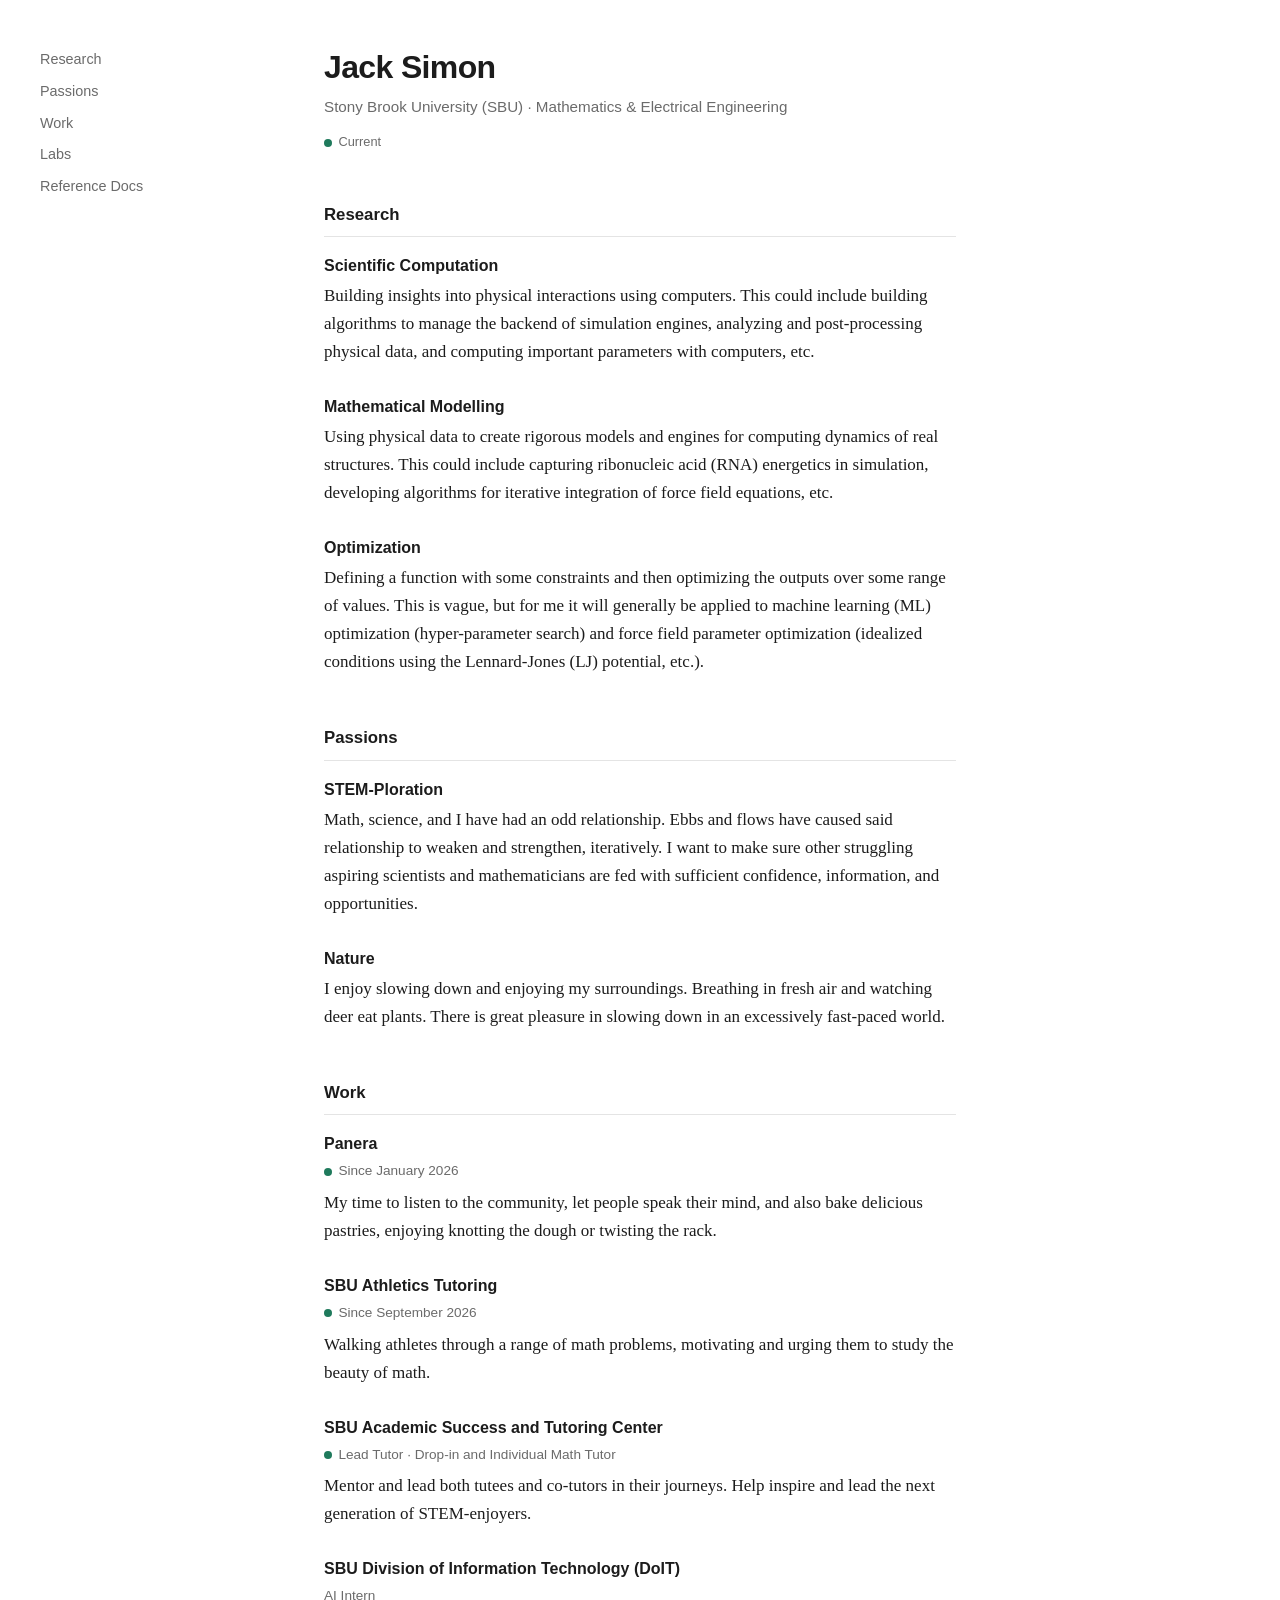
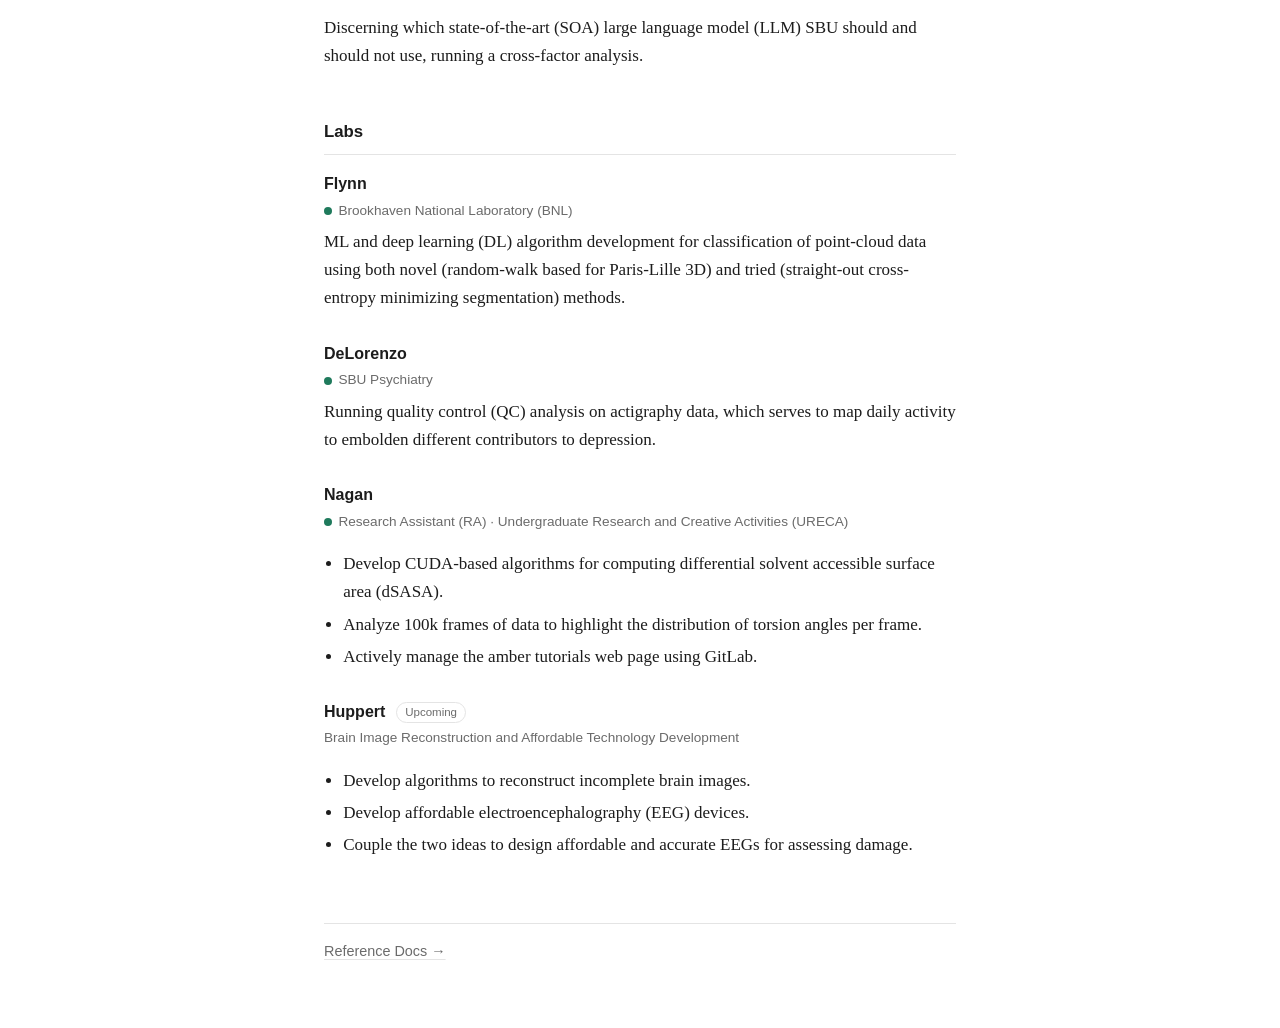
<file: index.html>
<!DOCTYPE html>
<html lang="en">
<head>
<meta charset="UTF-8">
<meta name="viewport" content="width=device-width, initial-scale=1">
<title>Jack Simon</title>
<link rel="stylesheet" href="style.css">
</head>
<body>

<nav class="side"><a href="#research">Research</a><a href="#passions">Passions</a><a href="#work">Work</a><a href="#labs">Labs</a><a href="ref.html">Reference Docs</a></nav>

<header>
  <h1>Jack Simon</h1>
  <p class="tag">Stony Brook University (SBU) &middot; Mathematics &amp; Electrical Engineering</p>
  <p class="legend"><span class="dot" title="Current"></span>Current</p>
</header>

<main>

<section id="research">
  <h2>Research</h2>

  <div class="item">
    <h3>Scientific Computation</h3>
    <p>Building insights into physical interactions using computers. This could include building algorithms to manage the backend of simulation engines, analyzing and post-processing physical data, and computing important parameters with computers, etc.</p>
  </div>

  <div class="item">
    <h3>Mathematical Modelling</h3>
    <p>Using physical data to create rigorous models and engines for computing dynamics of real structures. This could include capturing ribonucleic acid (RNA) energetics in simulation, developing algorithms for iterative integration of force field equations, etc.</p>
  </div>

  <div class="item">
    <h3>Optimization</h3>
    <p>Defining a function with some constraints and then optimizing the outputs over some range of values. This is vague, but for me it will generally be applied to machine learning (ML) optimization (hyper-parameter search) and force field parameter optimization (idealized conditions using the Lennard-Jones (LJ) potential, etc.).</p>
  </div>
</section>

<section id="passions">
  <h2>Passions</h2>
  <div class="item">
    <h3>STEM-Ploration</h3>
    <p>Math, science, and I have had an odd relationship. Ebbs and flows have caused said relationship to weaken and strengthen, iteratively. I want to make sure other struggling aspiring scientists and mathematicians are fed with sufficient confidence, information, and opportunities.</p>
  </div>
  <div class="item">
    <h3>Nature</h3>
    <p>I enjoy slowing down and enjoying my surroundings. Breathing in fresh air and watching deer eat plants. There is great pleasure in slowing down in an excessively fast-paced world.</p>
  </div>
</section>

<section id="work">
  <h2>Work</h2>

  <div class="item">
    <h3>Panera</h3>
    <div class="meta"><span class="dot" title="Current"></span>Since January 2026</div>
    <p>My time to listen to the community, let people speak their mind, and also bake delicious pastries, enjoying knotting the dough or twisting the rack.</p>
  </div>

  <div class="item">
    <h3>SBU Athletics Tutoring</h3>
    <div class="meta"><span class="dot" title="Current"></span>Since September 2026</div>
    <p>Walking athletes through a range of math problems, motivating and urging them to study the beauty of math.</p>
  </div>

  <div class="item">
    <h3>SBU Academic Success and Tutoring Center</h3>
    <div class="meta"><span class="dot" title="Current"></span>Lead Tutor &middot; Drop-in and Individual Math Tutor</div>
    <p>Mentor and lead both tutees and co-tutors in their journeys. Help inspire and lead the next generation of STEM-enjoyers.</p>
  </div>

  <div class="item">
    <h3>SBU Division of Information Technology (DoIT)</h3>
    <div class="meta">AI Intern</div>
    <p>Discerning which state-of-the-art (SOA) large language model (LLM) SBU should and should not use, running a cross-factor analysis.</p>
  </div>
</section>

<section id="labs">
  <h2>Labs</h2>

  <div class="item">
    <h3>Flynn</h3>
    <div class="meta"><span class="dot" title="Current"></span>Brookhaven National Laboratory (BNL)</div>
    <p>ML and deep learning (DL) algorithm development for classification of point-cloud data using both novel (random-walk based for Paris-Lille 3D) and tried (straight-out cross-entropy minimizing segmentation) methods.</p>
  </div>

  <div class="item">
    <h3>DeLorenzo</h3>
    <div class="meta"><span class="dot" title="Current"></span>SBU Psychiatry</div>
    <p>Running quality control (QC) analysis on actigraphy data, which serves to map daily activity to embolden different contributors to depression.</p>
  </div>

  <div class="item">
    <h3>Nagan</h3>
    <div class="meta"><span class="dot" title="Current"></span>Research Assistant (RA) &middot; Undergraduate Research and Creative Activities (URECA)</div>
    <ul>
      <li>Develop CUDA-based algorithms for computing differential solvent accessible surface area (dSASA).</li>
      <li>Analyze 100k frames of data to highlight the distribution of torsion angles per frame.</li>
      <li>Actively manage the amber tutorials web page using GitLab.</li>
    </ul>
  </div>

  <div class="item">
    <h3>Huppert <span class="pill">Upcoming</span></h3>
    <div class="meta">Brain Image Reconstruction and Affordable Technology Development</div>
    <ul>
      <li>Develop algorithms to reconstruct incomplete brain images.</li>
      <li>Develop affordable electroencephalography (EEG) devices.</li>
      <li>Couple the two ideas to design affordable and accurate EEGs for assessing damage.</li>
    </ul>
  </div>
</section>

</main>

<footer><a href="ref.html">Reference Docs &rarr;</a></footer>

</body>
</html>
</file>
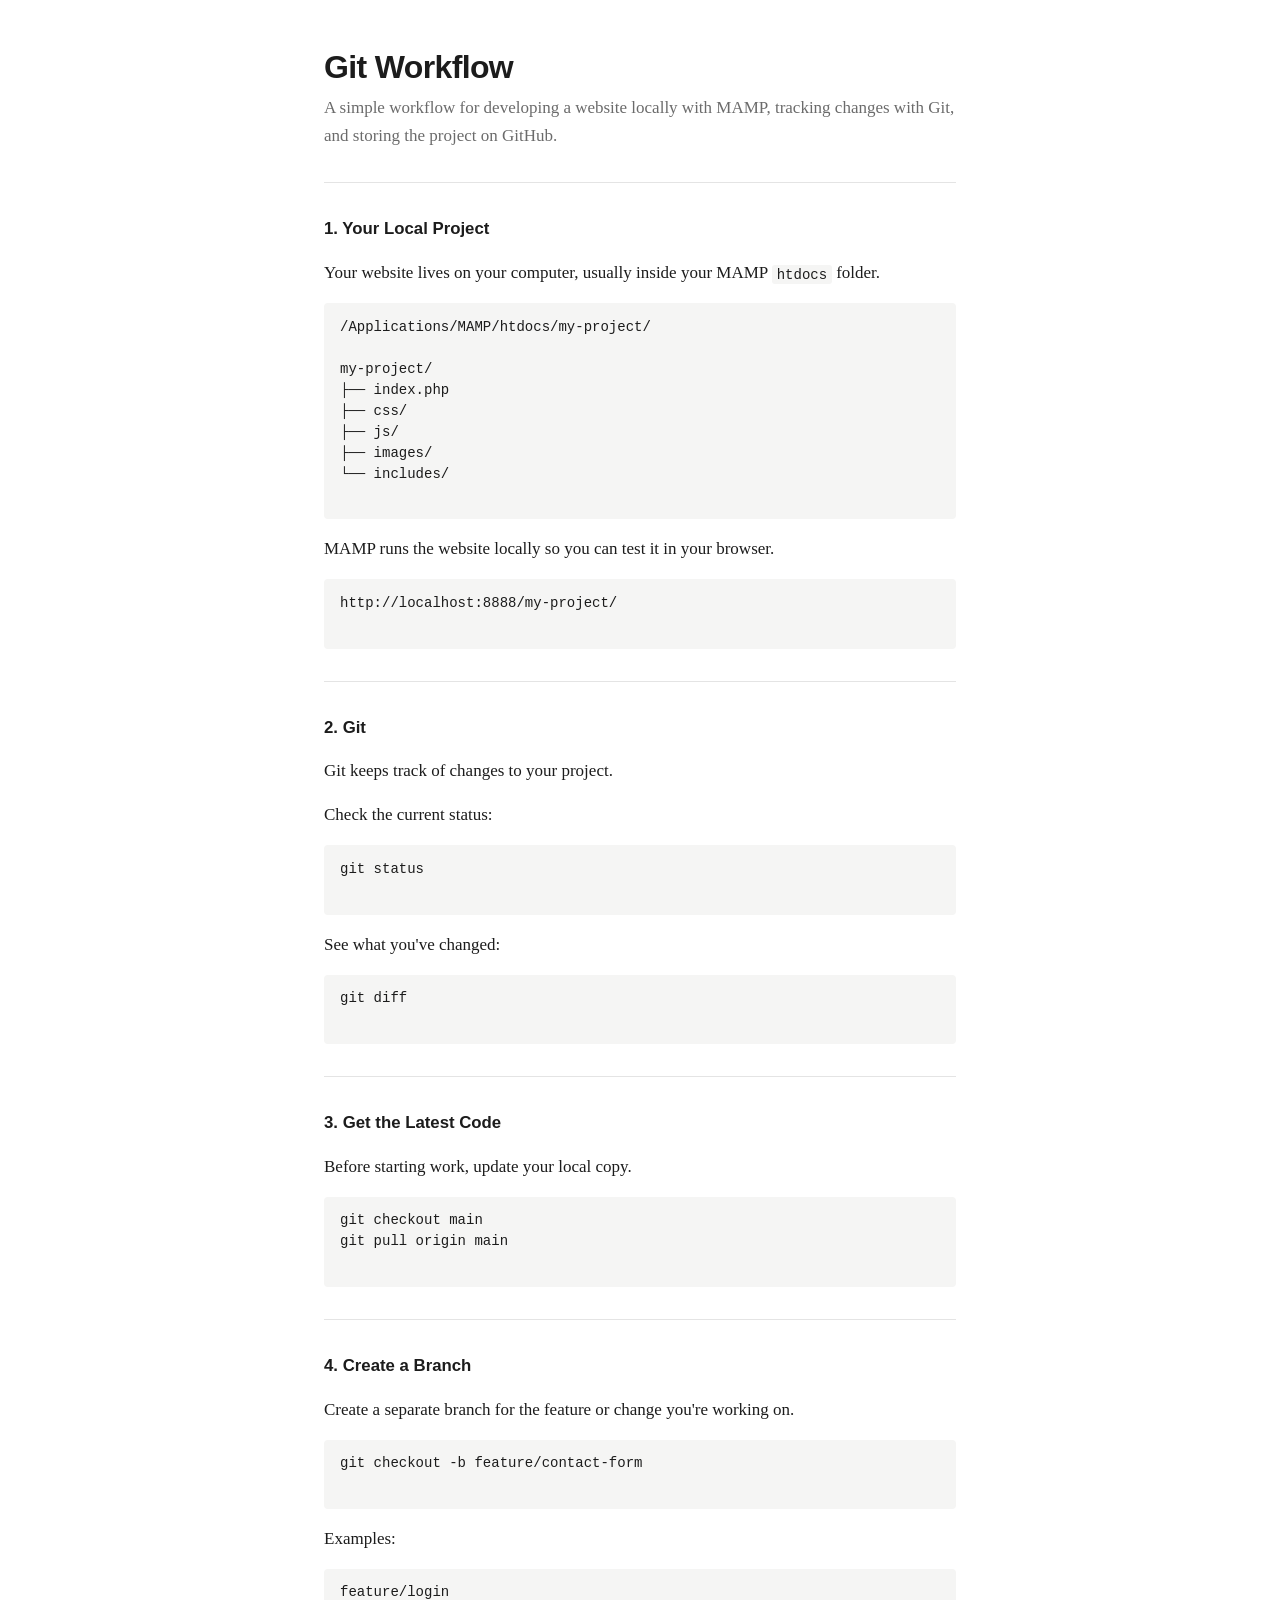
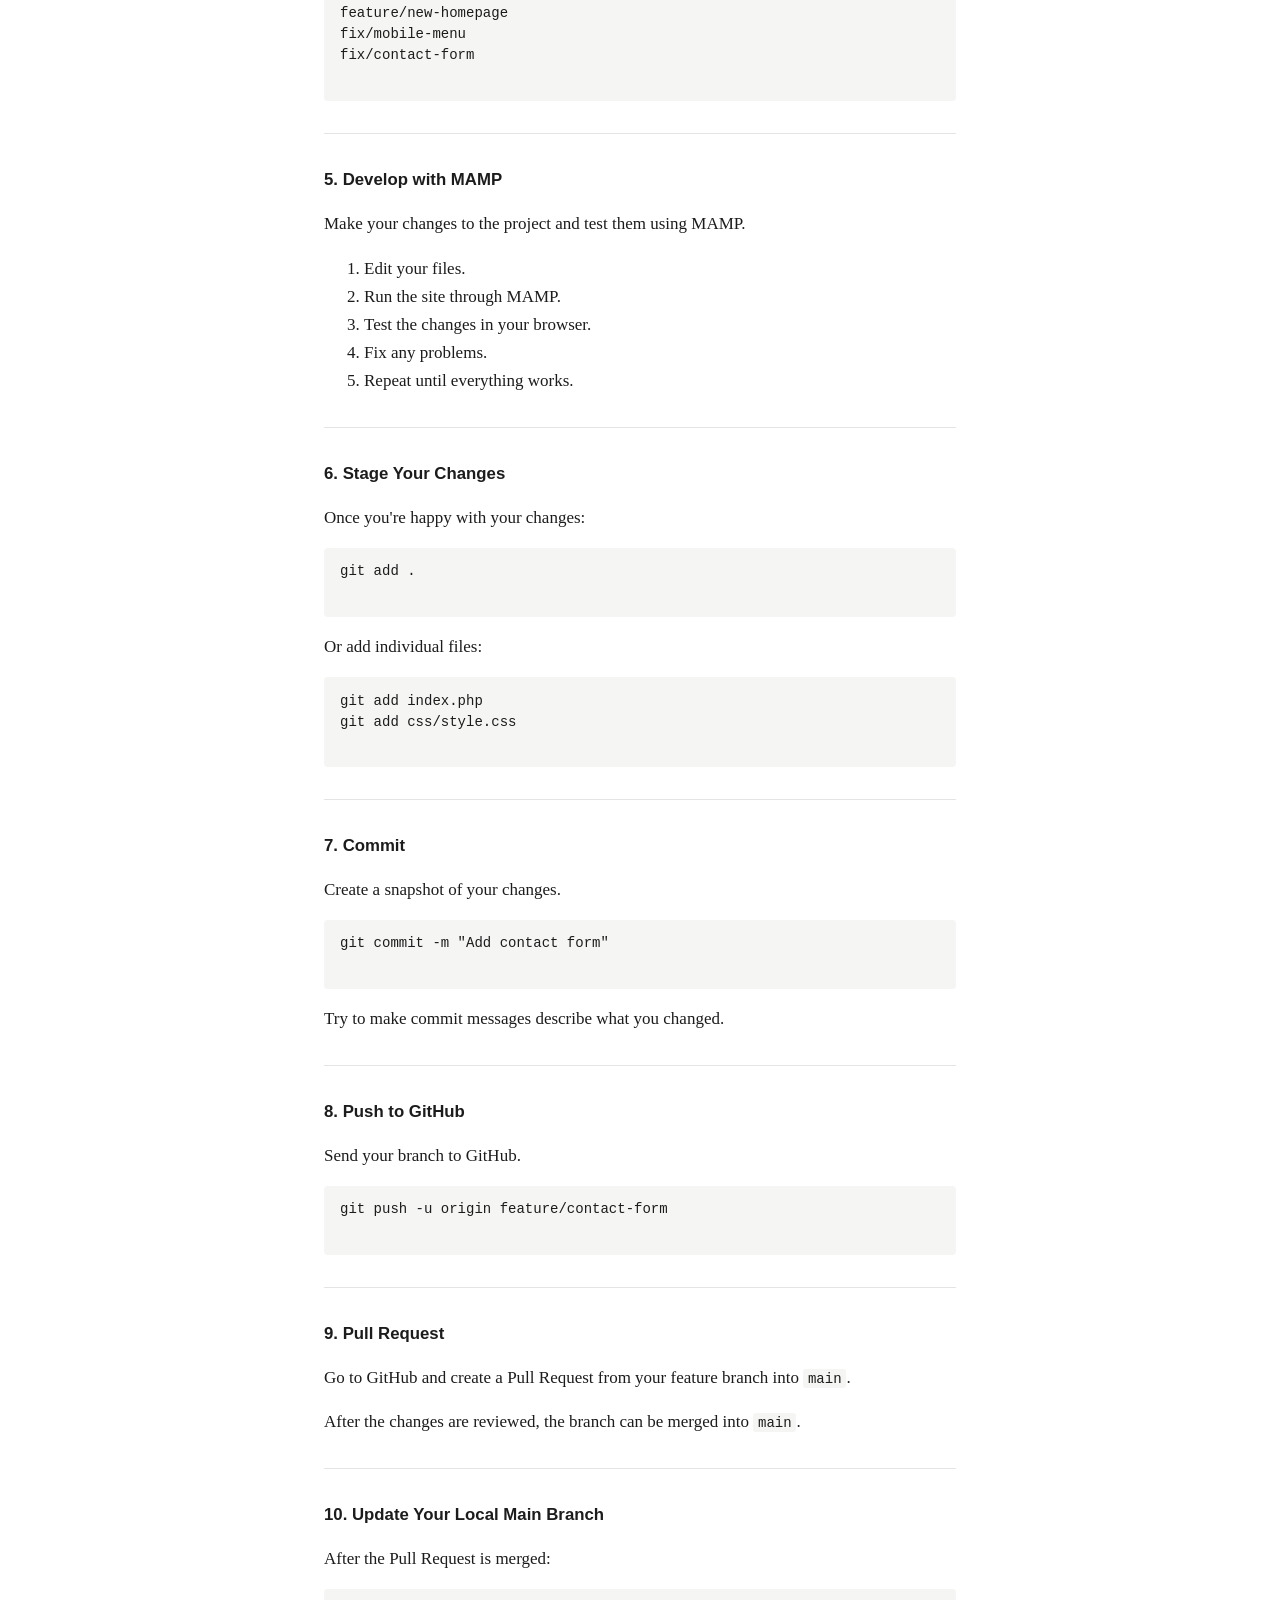
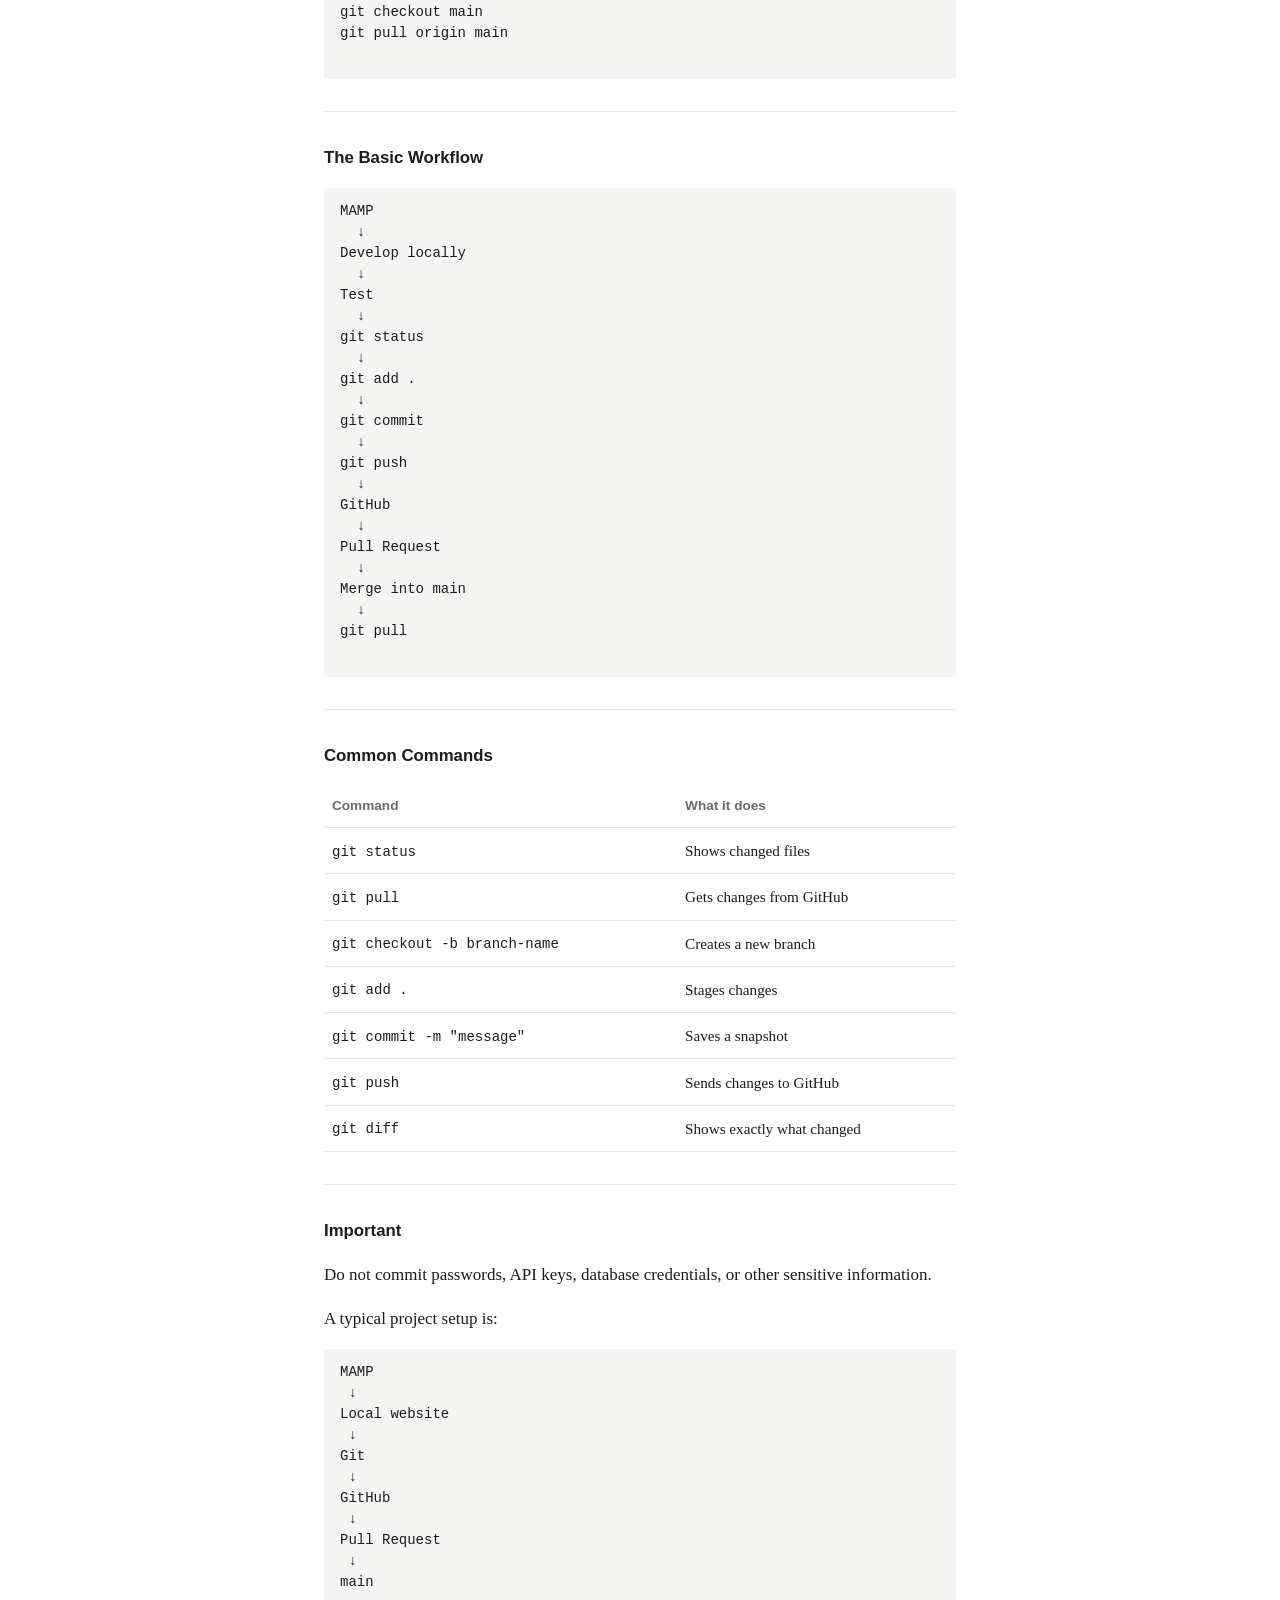
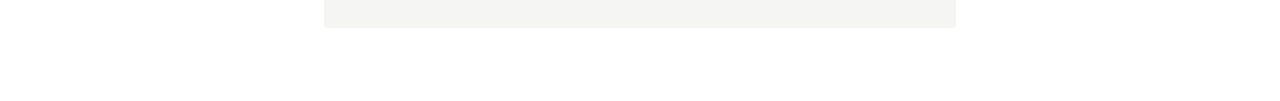
<file: git-workflow.html>
<!DOCTYPE html>
<html lang="en">
<head>
    <meta charset="UTF-8">
    <meta name="viewport" content="width=device-width, initial-scale=1">
    <title>Git Workflow</title>
    <link rel="stylesheet" href="style.css">
</head>

<body>

    

    <h1>Git Workflow</h1>

    <p>
        A simple workflow for developing a website locally with MAMP,
        tracking changes with Git, and storing the project on GitHub.
    </p>

    <hr>

    <h2>1. Your Local Project</h2>

    <p>
        Your website lives on your computer, usually inside your MAMP
        <code>htdocs</code> folder.
    </p>

    <pre>
/Applications/MAMP/htdocs/my-project/

my-project/
├── index.php
├── css/
├── js/
├── images/
└── includes/
    </pre>

    <p>
        MAMP runs the website locally so you can test it in your browser.
    </p>

    <pre>
http://localhost:8888/my-project/
    </pre>

    <hr>

    <h2>2. Git</h2>

    <p>
        Git keeps track of changes to your project.
    </p>

    <p>Check the current status:</p>

    <pre>
git status
    </pre>

    <p>See what you've changed:</p>

    <pre>
git diff
    </pre>

    <hr>

    <h2>3. Get the Latest Code</h2>

    <p>
        Before starting work, update your local copy.
    </p>

    <pre>
git checkout main
git pull origin main
    </pre>

    <hr>

    <h2>4. Create a Branch</h2>

    <p>
        Create a separate branch for the feature or change you're working on.
    </p>

    <pre>
git checkout -b feature/contact-form
    </pre>

    <p>Examples:</p>

    <pre>
feature/login
feature/new-homepage
fix/mobile-menu
fix/contact-form
    </pre>

    <hr>

    <h2>5. Develop with MAMP</h2>

    <p>
        Make your changes to the project and test them using MAMP.
    </p>

    <ol>
        <li>Edit your files.</li>
        <li>Run the site through MAMP.</li>
        <li>Test the changes in your browser.</li>
        <li>Fix any problems.</li>
        <li>Repeat until everything works.</li>
    </ol>

    <hr>

    <h2>6. Stage Your Changes</h2>

    <p>
        Once you're happy with your changes:
    </p>

    <pre>
git add .
    </pre>

    <p>
        Or add individual files:
    </p>

    <pre>
git add index.php
git add css/style.css
    </pre>

    <hr>

    <h2>7. Commit</h2>

    <p>
        Create a snapshot of your changes.
    </p>

    <pre>
git commit -m "Add contact form"
    </pre>

    <p>
        Try to make commit messages describe what you changed.
    </p>

    <hr>

    <h2>8. Push to GitHub</h2>

    <p>
        Send your branch to GitHub.
    </p>

    <pre>
git push -u origin feature/contact-form
    </pre>

    <hr>

    <h2>9. Pull Request</h2>

    <p>
        Go to GitHub and create a Pull Request from your feature branch
        into <code>main</code>.
    </p>

    <p>
        After the changes are reviewed, the branch can be merged into
        <code>main</code>.
    </p>

    <hr>

    <h2>10. Update Your Local Main Branch</h2>

    <p>
        After the Pull Request is merged:
    </p>

    <pre>
git checkout main
git pull origin main
    </pre>

    <hr>

    <h2>The Basic Workflow</h2>

    <pre>
MAMP
  ↓
Develop locally
  ↓
Test
  ↓
git status
  ↓
git add .
  ↓
git commit
  ↓
git push
  ↓
GitHub
  ↓
Pull Request
  ↓
Merge into main
  ↓
git pull
    </pre>

    <hr>

    <h2>Common Commands</h2>

    <table border="1" cellpadding="8">
        <tr>
            <th>Command</th>
            <th>What it does</th>
        </tr>

        <tr>
            <td><code>git status</code></td>
            <td>Shows changed files</td>
        </tr>

        <tr>
            <td><code>git pull</code></td>
            <td>Gets changes from GitHub</td>
        </tr>

        <tr>
            <td><code>git checkout -b branch-name</code></td>
            <td>Creates a new branch</td>
        </tr>

        <tr>
            <td><code>git add .</code></td>
            <td>Stages changes</td>
        </tr>

        <tr>
            <td><code>git commit -m "message"</code></td>
            <td>Saves a snapshot</td>
        </tr>

        <tr>
            <td><code>git push</code></td>
            <td>Sends changes to GitHub</td>
        </tr>

        <tr>
            <td><code>git diff</code></td>
            <td>Shows exactly what changed</td>
        </tr>
    </table>

    <hr>

    <h2>Important</h2>

    <p>
        Do not commit passwords, API keys, database credentials, or other
        sensitive information.
    </p>

    <p>
        A typical project setup is:
    </p>

    <pre>
MAMP
 ↓
Local website
 ↓
Git
 ↓
GitHub
 ↓
Pull Request
 ↓
main
    </pre>

</body>
</html>
</file>
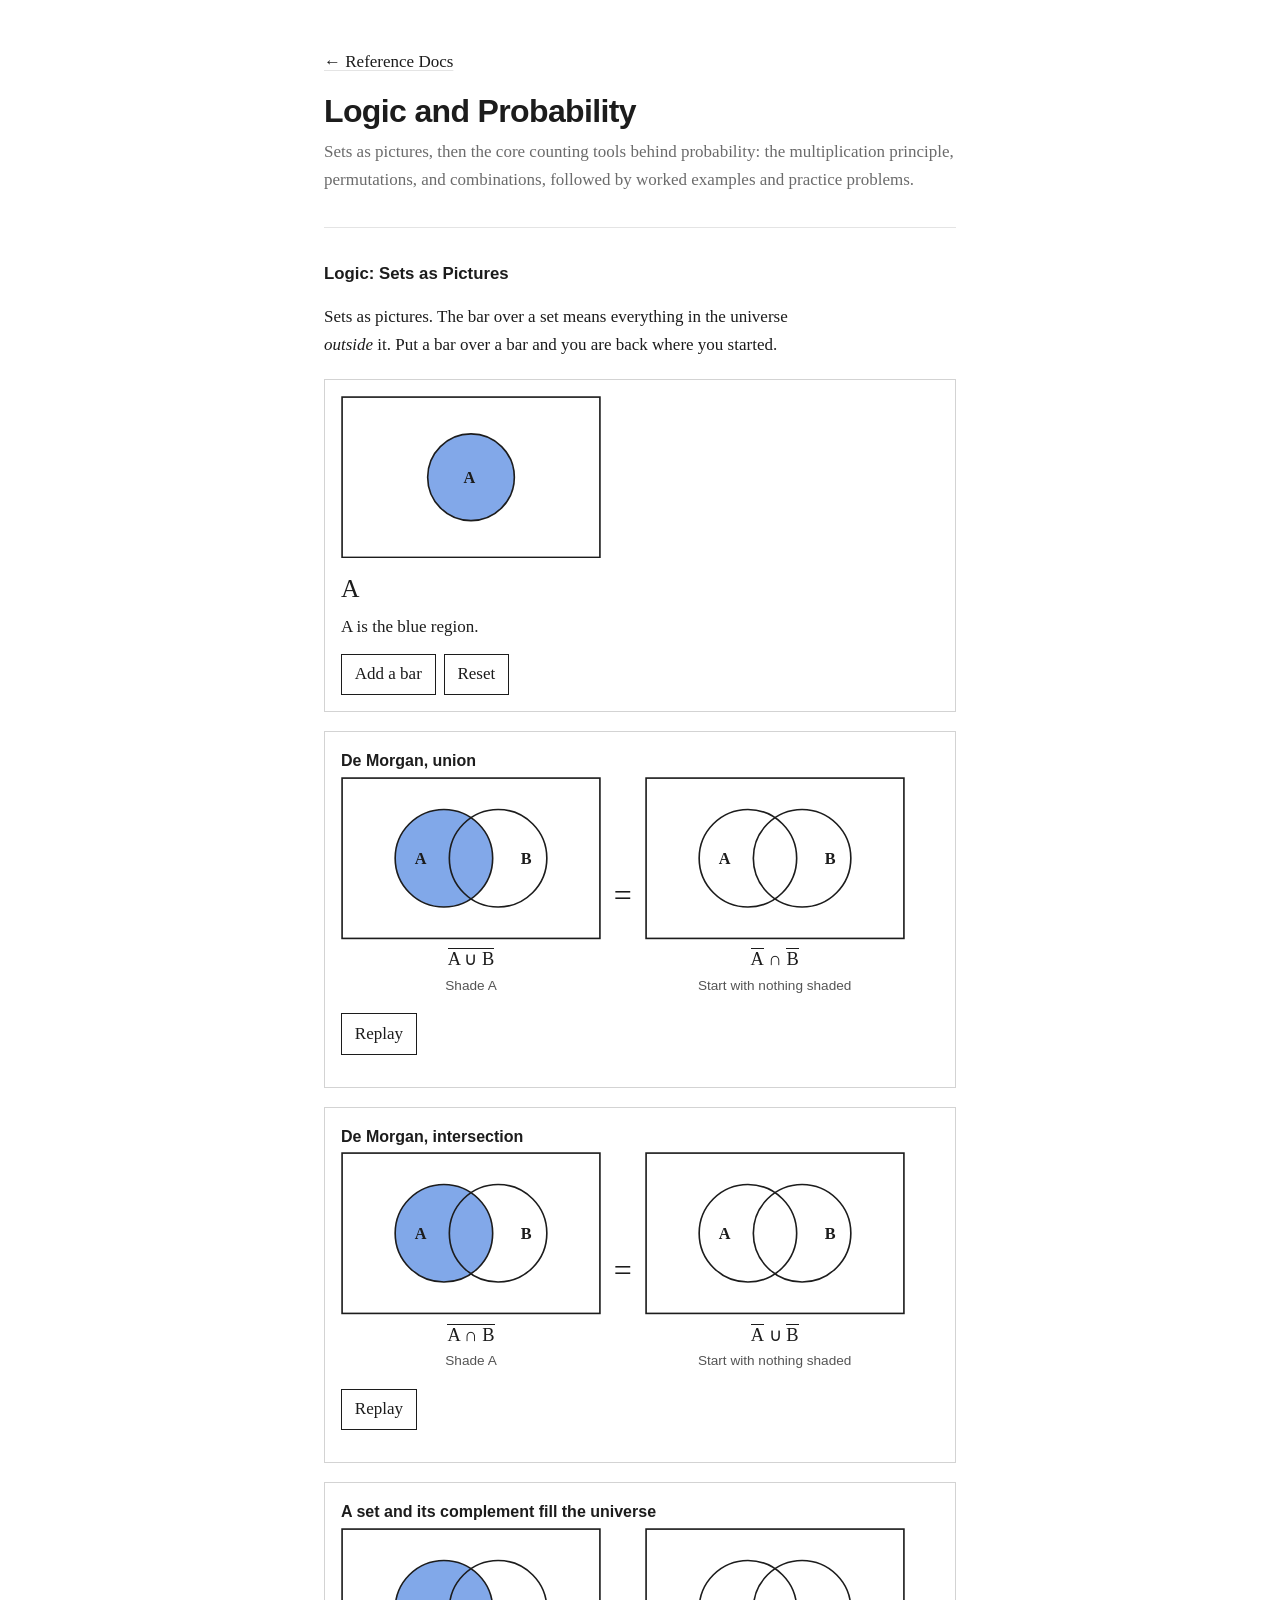
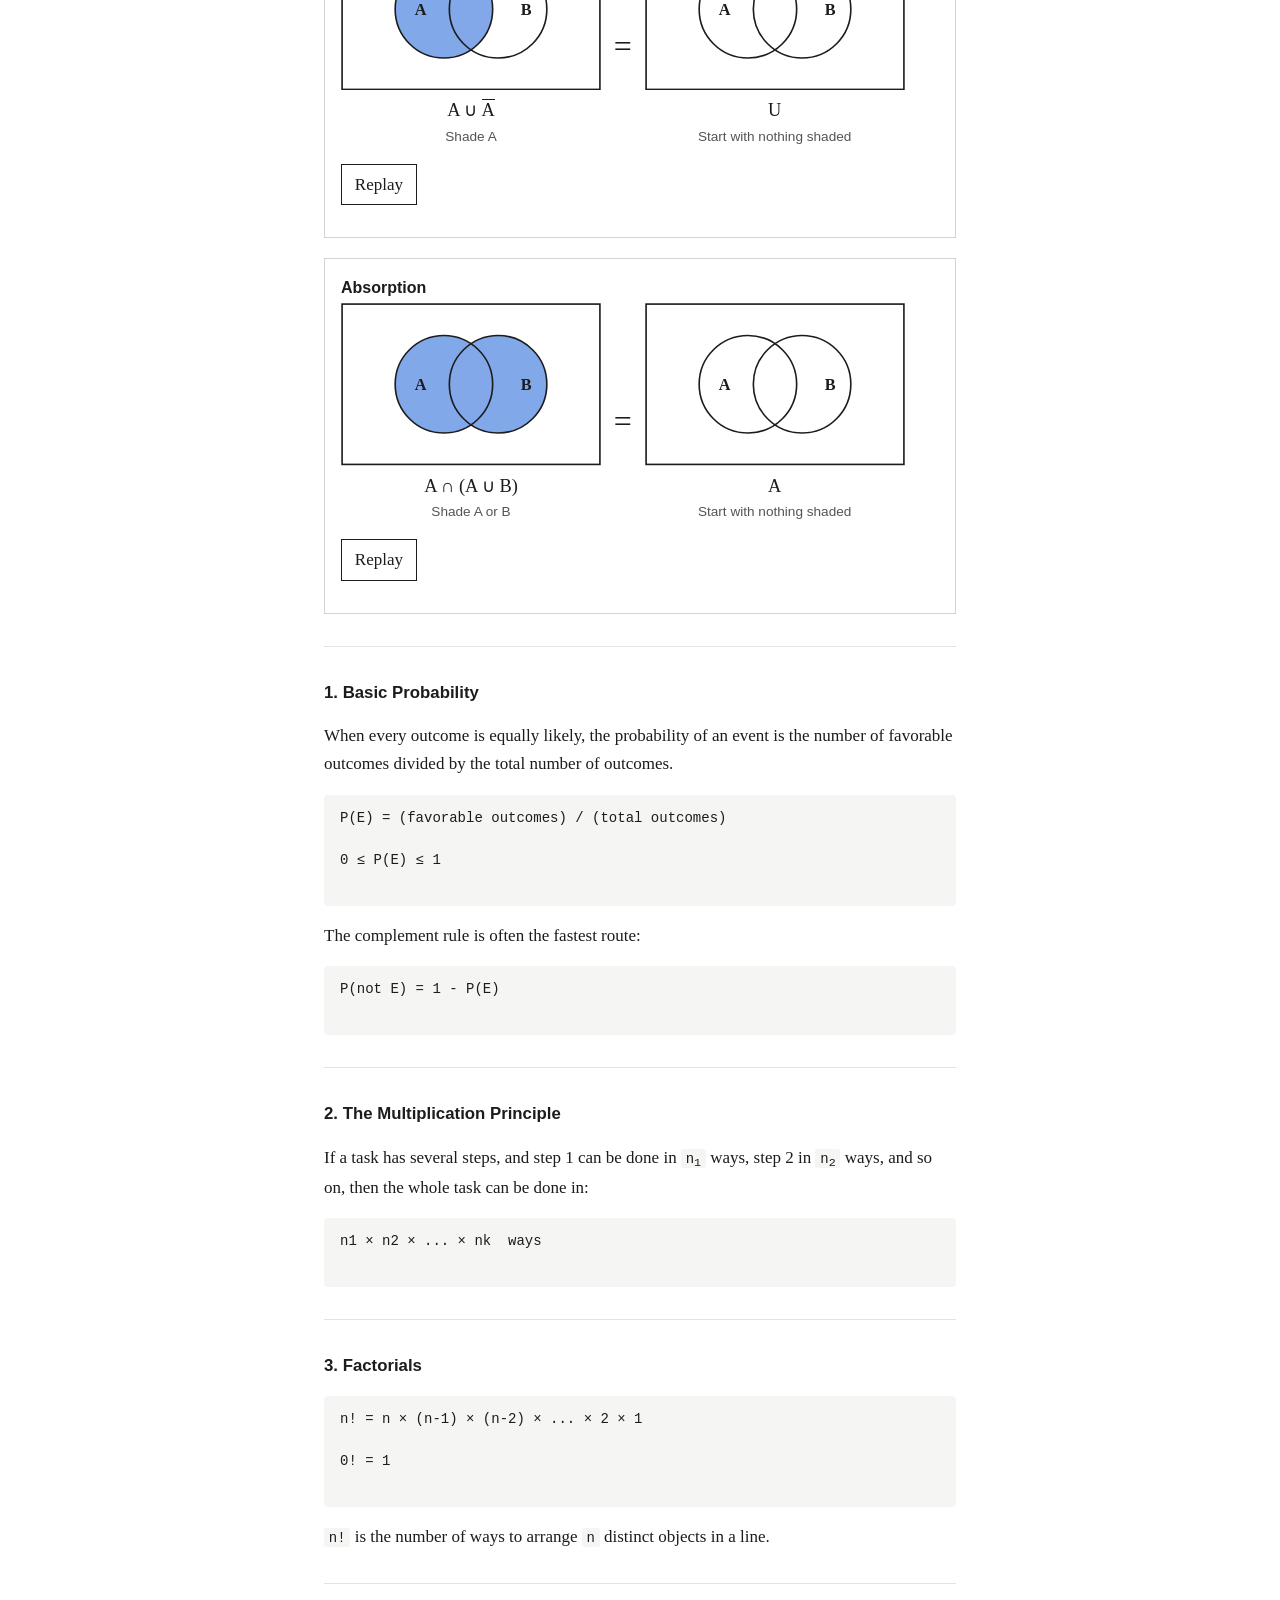
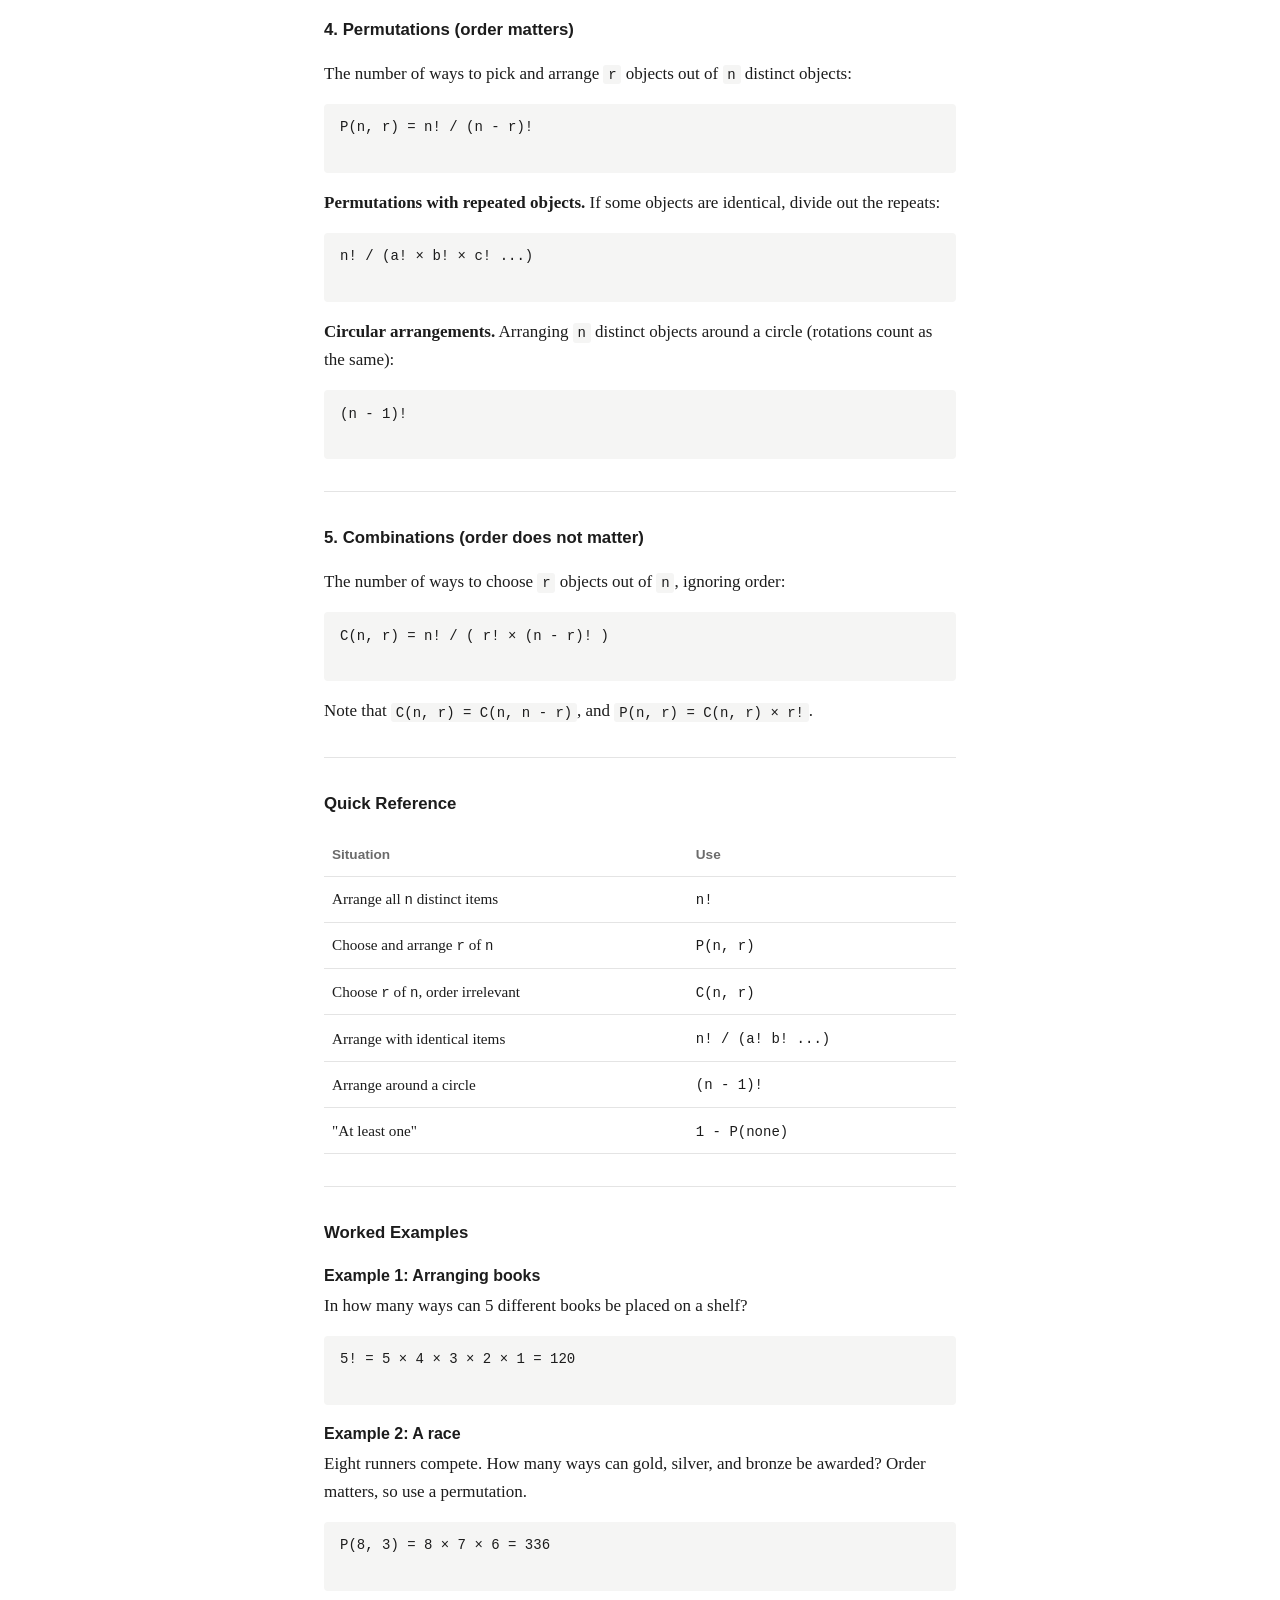
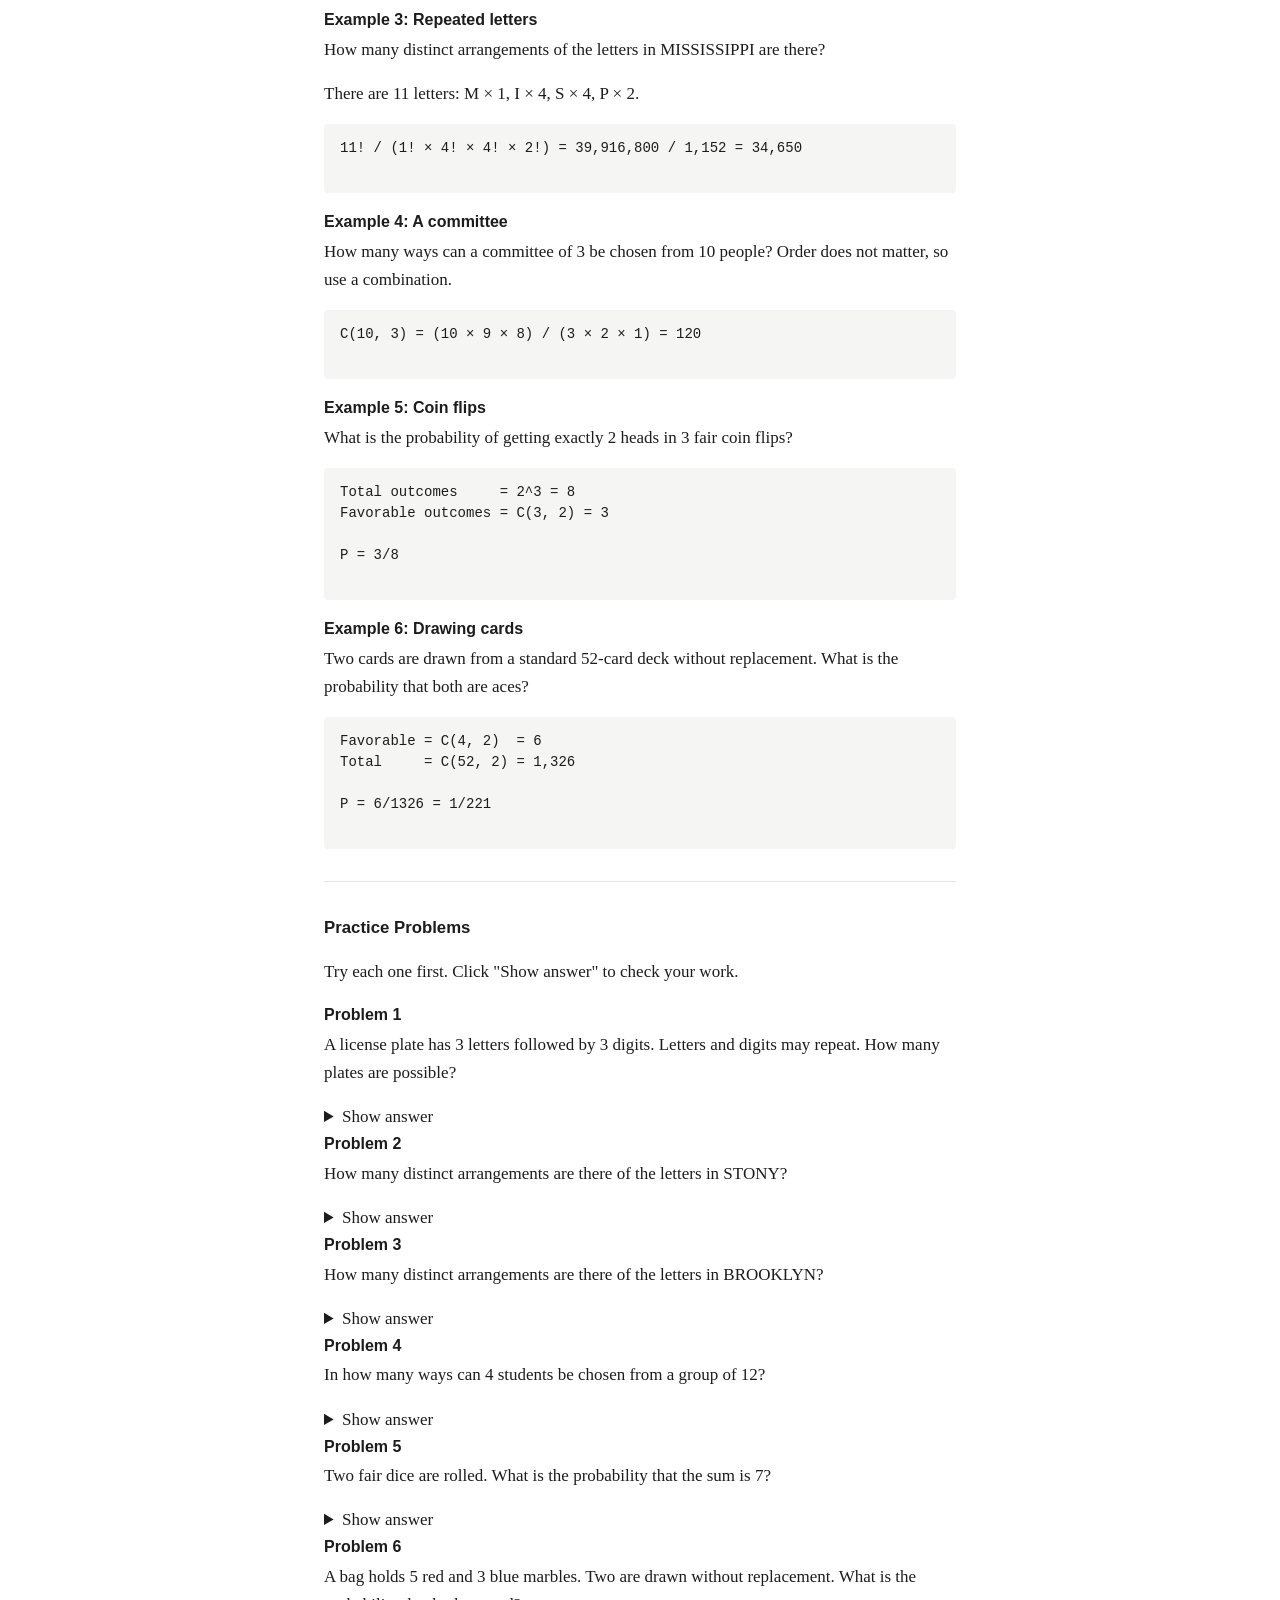
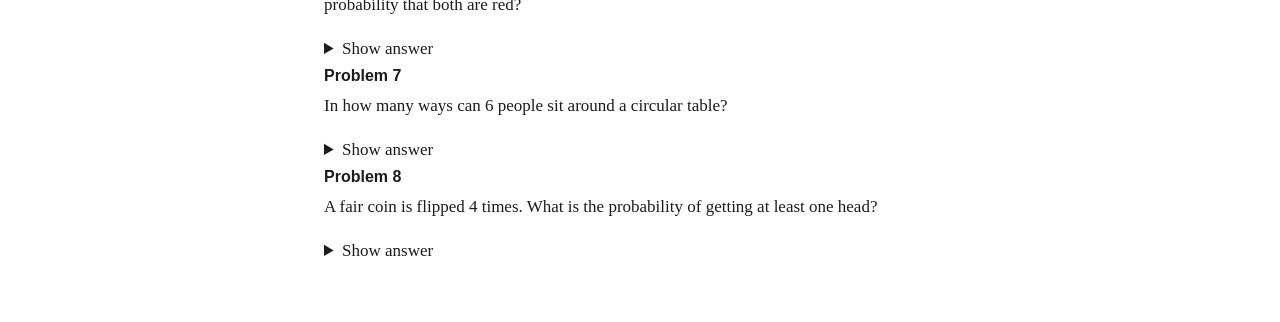
<file: prob.html>
<!DOCTYPE html>
<html lang="en">
<head>
    <meta charset="UTF-8">
    <meta name="viewport" content="width=device-width, initial-scale=1">
    <title>Logic and Probability</title>
    <link rel="stylesheet" href="style.css">
<style>
/* Logic section: self-contained so it works with your existing style.css */
#logic .lead{max-width:60ch}
.b{display:inline-block;border-top:.09em solid currentColor;padding-top:.06em;line-height:1}
.venn-demo,.ident{margin:1.2rem 0;padding:1rem;border:1px solid rgba(128,128,128,.35)}
.venn-demo svg,.ident svg{width:100%;max-width:260px;height:auto;display:block}
svg .outline{fill:none;stroke:currentColor;stroke-width:1.5}
svg .lbl{fill:currentColor;font:600 15px Georgia,serif}
svg .cell{opacity:0;transition:opacity .7s ease}
svg .cell.on{opacity:.6}
.venn-demo .expr{font-size:1.6rem;margin:.6rem 0 .2rem;min-height:2.4rem}
.venn-demo .say{margin:0 0 .8rem;min-height:1.4em}
.ctl{font:inherit;padding:.35rem .8rem;margin-right:.5rem;cursor:pointer;border:1px solid currentColor;background:transparent;color:inherit}
.ctl:focus-visible{outline:3px solid #2f6fdb;outline-offset:2px}
.ident-grid{display:flex;flex-wrap:wrap;align-items:center;gap:.8rem}
.ident-grid .eq{font-size:2rem;transition:transform .5s,color .5s}
.ident.match .eq{transform:scale(1.4);color:#2f6fdb}
.ident .cap{font-size:1.15rem;text-align:center;margin-top:.3rem}
.ident h3{margin-top:0}
.ident .step{font:.85rem -apple-system,BlinkMacSystemFont,"Segoe UI",Helvetica,Arial,sans-serif;opacity:.75;text-align:center;min-height:2.6em;max-width:260px;margin-top:.2rem}
@media (prefers-reduced-motion:reduce){svg .cell,.ident .eq{transition:none}}
</style>
</head>

<body>

    <p><a href="ref.html">&larr; Reference Docs</a></p>

    <h1>Logic and Probability</h1>

    <p>
        Sets as pictures, then the core counting tools behind probability:
        the multiplication principle, permutations, and combinations,
        followed by worked examples and practice problems.
    </p>

    <hr>

    <h2>Logic: Sets as Pictures</h2>

    <div id="logic">
  <p class="lead">Sets as pictures. The bar over a set means everything in the universe <em>outside</em> it. Put a bar over a bar and you are back where you started.</p>

  <div class="venn-demo" id="demo">
    <svg viewBox="0 0 240 150" role="img" aria-label="Venn diagram of set A inside a universe">
      <path id="dA" class="cell" style="fill:#2f6fdb" d="M160 75a40 40 0 1 0 -80 0a40 40 0 1 0 80 0Z"/>
      <path id="dC" class="cell" style="fill:#e0792b" fill-rule="evenodd" d="M0 0H240V150H0Z M160 75a40 40 0 1 0 -80 0a40 40 0 1 0 80 0Z"/>
      <rect class="outline" x="1" y="1" width="238" height="148"/>
      <circle class="outline" cx="120" cy="75" r="40"/>
      <text class="lbl" x="113" y="80">A</text>
    </svg>
    <div class="expr" id="expr" aria-live="polite"></div>
    <p class="say" id="say"></p>
    <button class="ctl" id="add">Add a bar</button><button class="ctl" id="reset">Reset</button>
  </div>

  <div id="idents"></div>
    </div>

    <hr>

    <h2>1. Basic Probability</h2>

    <p>
        When every outcome is equally likely, the probability of an event is
        the number of favorable outcomes divided by the total number of
        outcomes.
    </p>

    <pre>
P(E) = (favorable outcomes) / (total outcomes)

0 &le; P(E) &le; 1
    </pre>

    <p>The complement rule is often the fastest route:</p>

    <pre>
P(not E) = 1 - P(E)
    </pre>

    <hr>

    <h2>2. The Multiplication Principle</h2>

    <p>
        If a task has several steps, and step 1 can be done in
        <code>n<sub>1</sub></code> ways, step 2 in <code>n<sub>2</sub></code>
        ways, and so on, then the whole task can be done in:
    </p>

    <pre>
n1 &times; n2 &times; ... &times; nk  ways
    </pre>

    <hr>

    <h2>3. Factorials</h2>

    <pre>
n! = n &times; (n-1) &times; (n-2) &times; ... &times; 2 &times; 1

0! = 1
    </pre>

    <p>
        <code>n!</code> is the number of ways to arrange <code>n</code>
        distinct objects in a line.
    </p>

    <hr>

    <h2>4. Permutations (order matters)</h2>

    <p>
        The number of ways to pick and arrange <code>r</code> objects out of
        <code>n</code> distinct objects:
    </p>

    <pre>
P(n, r) = n! / (n - r)!
    </pre>

    <p>
        <strong>Permutations with repeated objects.</strong> If some objects
        are identical, divide out the repeats:
    </p>

    <pre>
n! / (a! &times; b! &times; c! ...)
    </pre>

    <p>
        <strong>Circular arrangements.</strong> Arranging <code>n</code>
        distinct objects around a circle (rotations count as the same):
    </p>

    <pre>
(n - 1)!
    </pre>

    <hr>

    <h2>5. Combinations (order does not matter)</h2>

    <p>
        The number of ways to choose <code>r</code> objects out of
        <code>n</code>, ignoring order:
    </p>

    <pre>
C(n, r) = n! / ( r! &times; (n - r)! )
    </pre>

    <p>
        Note that <code>C(n, r) = C(n, n - r)</code>, and
        <code>P(n, r) = C(n, r) &times; r!</code>.
    </p>

    <hr>

    <h2>Quick Reference</h2>

    <table>
        <tr>
            <th>Situation</th>
            <th>Use</th>
        </tr>
        <tr>
            <td>Arrange all <code>n</code> distinct items</td>
            <td><code>n!</code></td>
        </tr>
        <tr>
            <td>Choose and arrange <code>r</code> of <code>n</code></td>
            <td><code>P(n, r)</code></td>
        </tr>
        <tr>
            <td>Choose <code>r</code> of <code>n</code>, order irrelevant</td>
            <td><code>C(n, r)</code></td>
        </tr>
        <tr>
            <td>Arrange with identical items</td>
            <td><code>n! / (a! b! ...)</code></td>
        </tr>
        <tr>
            <td>Arrange around a circle</td>
            <td><code>(n - 1)!</code></td>
        </tr>
        <tr>
            <td>"At least one"</td>
            <td><code>1 - P(none)</code></td>
        </tr>
    </table>

    <hr>

    <h2>Worked Examples</h2>

    <h3>Example 1: Arranging books</h3>
    <p>In how many ways can 5 different books be placed on a shelf?</p>
    <pre>
5! = 5 &times; 4 &times; 3 &times; 2 &times; 1 = 120
    </pre>

    <h3>Example 2: A race</h3>
    <p>
        Eight runners compete. How many ways can gold, silver, and bronze be
        awarded? Order matters, so use a permutation.
    </p>
    <pre>
P(8, 3) = 8 &times; 7 &times; 6 = 336
    </pre>

    <h3>Example 3: Repeated letters</h3>
    <p>How many distinct arrangements of the letters in MISSISSIPPI are there?</p>
    <p>
        There are 11 letters: M &times; 1, I &times; 4, S &times; 4, P &times; 2.
    </p>
    <pre>
11! / (1! &times; 4! &times; 4! &times; 2!) = 39,916,800 / 1,152 = 34,650
    </pre>

    <h3>Example 4: A committee</h3>
    <p>
        How many ways can a committee of 3 be chosen from 10 people? Order
        does not matter, so use a combination.
    </p>
    <pre>
C(10, 3) = (10 &times; 9 &times; 8) / (3 &times; 2 &times; 1) = 120
    </pre>

    <h3>Example 5: Coin flips</h3>
    <p>What is the probability of getting exactly 2 heads in 3 fair coin flips?</p>
    <pre>
Total outcomes     = 2^3 = 8
Favorable outcomes = C(3, 2) = 3

P = 3/8
    </pre>

    <h3>Example 6: Drawing cards</h3>
    <p>
        Two cards are drawn from a standard 52-card deck without replacement.
        What is the probability that both are aces?
    </p>
    <pre>
Favorable = C(4, 2)  = 6
Total     = C(52, 2) = 1,326

P = 6/1326 = 1/221
    </pre>

    <hr>

    <h2>Practice Problems</h2>

    <p>
        Try each one first. Click "Show answer" to check your work.
    </p>

    <h3>Problem 1</h3>
    <p>
        A license plate has 3 letters followed by 3 digits. Letters and
        digits may repeat. How many plates are possible?
    </p>
    <details>
        <summary>Show answer</summary>
        <pre>
26^3 &times; 10^3 = 17,576 &times; 1,000 = 17,576,000
        </pre>
    </details>

    <h3>Problem 2</h3>
    <p>How many distinct arrangements are there of the letters in STONY?</p>
    <details>
        <summary>Show answer</summary>
        <pre>
5! = 120
        </pre>
    </details>

    <h3>Problem 3</h3>
    <p>How many distinct arrangements are there of the letters in BROOKLYN?</p>
    <details>
        <summary>Show answer</summary>
        <pre>
8! / 2! = 40,320 / 2 = 20,160
        </pre>
    </details>

    <h3>Problem 4</h3>
    <p>In how many ways can 4 students be chosen from a group of 12?</p>
    <details>
        <summary>Show answer</summary>
        <pre>
C(12, 4) = 495
        </pre>
    </details>

    <h3>Problem 5</h3>
    <p>Two fair dice are rolled. What is the probability that the sum is 7?</p>
    <details>
        <summary>Show answer</summary>
        <pre>
Favorable: (1,6) (2,5) (3,4) (4,3) (5,2) (6,1) = 6
Total: 36

P = 6/36 = 1/6
        </pre>
    </details>

    <h3>Problem 6</h3>
    <p>
        A bag holds 5 red and 3 blue marbles. Two are drawn without
        replacement. What is the probability that both are red?
    </p>
    <details>
        <summary>Show answer</summary>
        <pre>
C(5, 2) / C(8, 2) = 10 / 28 = 5/14
        </pre>
    </details>

    <h3>Problem 7</h3>
    <p>In how many ways can 6 people sit around a circular table?</p>
    <details>
        <summary>Show answer</summary>
        <pre>
(6 - 1)! = 5! = 120
        </pre>
    </details>

    <h3>Problem 8</h3>
    <p>
        A fair coin is flipped 4 times. What is the probability of getting
        at least one head?
    </p>
    <details>
        <summary>Show answer</summary>
        <pre>
P(no heads) = 1/16

P(at least one head) = 1 - 1/16 = 15/16
        </pre>
    </details>

<script>
(function(){
  // Bar notation only: each bar is a nested .b span (a bar over a bar stacks).
  function bars(n,inner){var s=inner;for(var i=0;i<n;i++)s='<span class="b">'+s+'</span>';return s;}

  // Demo: A, then bar A, then bar bar A = A
  var n=0,MAX=4;
  var expr=document.getElementById('expr'),say=document.getElementById('say');
  var dA=document.getElementById('dA'),dC=document.getElementById('dC');
  var add=document.getElementById('add');
  function draw(){
    var odd=n%2===1;
    expr.innerHTML=bars(n,'A')+(n>0?' = '+(odd?bars(1,'A'):'A'):'');
    dA.classList.toggle('on',!odd);
    dC.classList.toggle('on',odd);
    say.textContent=n===0?'A is the blue region.':
      odd?'One bar flips to everything outside A.':
      'The bars cancel in pairs: flipping twice lands back on A.';
    add.disabled=n>=MAX;
  }
  add.onclick=function(){if(n<MAX){n++;draw();}};
  document.getElementById('reset').onclick=function(){n=0;draw();};
  draw();

  // Two-set identities. Cell bits: 1 = only A, 2 = only B, 4 = A and B, 8 = neither.
  // Each side is a list of steps [cellMask, caption]. Cells: 1 = only A, 2 = only B, 4 = A and B, 8 = neither.
  var nA=bars(1,'A'),nB=bars(1,'B');
  var IDS=[
    {t:'De Morgan, union',
     l:bars(1,'A &cup; B'), r:nA+' &cap; '+nB,
     L:[[0,'Start with nothing shaded'],[5,'Shade A'],[7,'Add B: everything in A or B'],[8,'Flip it: everything outside A or B']],
     R:[[0,'Start with nothing shaded'],[10,'Shade everything outside A'],[9,'Now everything outside B instead'],[8,'Keep only what is outside both']]},
    {t:'De Morgan, intersection',
     l:bars(1,'A &cap; B'), r:nA+' &cup; '+nB,
     L:[[0,'Start with nothing shaded'],[5,'Shade A'],[4,'Keep only the part also in B: A and B'],[11,'Flip it: everything except A and B']],
     R:[[0,'Start with nothing shaded'],[10,'Shade everything outside A'],[11,'Add everything outside B too']]},
    {t:'A set and its complement fill the universe',
     l:'A &cup; '+nA, r:'U',
     L:[[0,'Start with nothing shaded'],[5,'Shade A'],[15,'Add everything outside A']],
     R:[[0,'Start with nothing shaded'],[15,'The whole universe']]},
    {t:'Absorption',
     l:'A &cap; (A &cup; B)', r:'A',
     L:[[0,'Start with nothing shaded'],[7,'Shade A or B'],[5,'Keep only the part that is also in A']],
     R:[[0,'Start with nothing shaded'],[5,'Shade A']]}
  ];
  var NS='http://www.w3.org/2000/svg',uid=0;
  function mk(tag,attrs,parent){var e=document.createElementNS(NS,tag);for(var k in attrs)e.setAttribute(k,attrs[k]);if(parent)parent.appendChild(e);return e;}
  function venn(color,label){
    var id='v'+(uid++),svg=mk('svg',{viewBox:'0 0 240 150',role:'img','aria-label':label});
    var d=mk('defs',{},svg);
    function mask(name,holes){
      var m=mk('mask',{id:id+name,maskUnits:'userSpaceOnUse',x:0,y:0,width:240,height:150},d);
      mk('rect',{x:0,y:0,width:240,height:150,fill:'#fff'},m);
      holes.forEach(function(c){mk('circle',{cx:c,cy:75,r:45,fill:'#000'},m);});
    }
    mask('mB',[145]);mask('mA',[95]);mask('mN',[95,145]);
    var cp=mk('clipPath',{id:id+'cB'},d);mk('circle',{cx:145,cy:75,r:45},cp);
    var cells={
      1:mk('circle',{cx:95,cy:75,r:45,mask:'url(#'+id+'mB)'},svg),
      2:mk('circle',{cx:145,cy:75,r:45,mask:'url(#'+id+'mA)'},svg),
      4:mk('circle',{cx:95,cy:75,r:45,'clip-path':'url(#'+id+'cB)'},svg),
      8:mk('rect',{x:0,y:0,width:240,height:150,mask:'url(#'+id+'mN)'},svg)
    };
    for(var k in cells){cells[k].setAttribute('class','cell');cells[k].style.fill=color;}
    mk('rect',{'class':'outline',x:1,y:1,width:238,height:148},svg);
    mk('circle',{'class':'outline',cx:95,cy:75,r:45},svg);
    mk('circle',{'class':'outline',cx:145,cy:75,r:45},svg);
    var a=mk('text',{'class':'lbl',x:68,y:80},svg);a.textContent='A';
    var b=mk('text',{'class':'lbl',x:166,y:80},svg);b.textContent='B';
    return {svg:svg,set:function(mask){for(var k in cells)cells[k].classList.toggle('on',(mask&k)>0);}};
  }
  var host=document.getElementById('idents');
  var STEP=1400;
  IDS.forEach(function(it){
    var card=document.createElement('div');card.className='ident';
    card.innerHTML='<h3>'+it.t+'</h3><div class="ident-grid"><div class="L"><div class="cap">'+it.l+'</div><div class="step" aria-live="polite"></div></div><div class="eq" aria-hidden="true">=</div><div class="R"><div class="cap">'+it.r+'</div><div class="step" aria-live="polite"></div></div></div><p><button class="ctl">Replay</button></p>';
    var L=venn('#2f6fdb','Left side of the identity'),R=venn('#e0792b','Right side of the identity');
    var lq=card.querySelector('.L'),rq=card.querySelector('.R');
    lq.insertBefore(L.svg,lq.querySelector('.cap'));
    rq.insertBefore(R.svg,rq.querySelector('.cap'));
    var lStep=lq.querySelector('.step'),rStep=rq.querySelector('.step');
    function show(v,el,st){v.set(st[0]);el.textContent=st[1];}
    var timers=[];
    function at(ms,fn){timers.push(setTimeout(fn,ms));}
    function play(){
      timers.forEach(clearTimeout);timers=[];
      card.classList.remove('match');
      show(L,lStep,it.L[0]);show(R,rStep,it.R[0]);
      var t=500;
      it.L.slice(1).forEach(function(st){var x=st;at(t,function(){show(L,lStep,x);});t+=STEP;});
      t+=500;
      it.R.slice(1).forEach(function(st){var x=st;at(t,function(){show(R,rStep,x);});t+=STEP;});
      at(t+300,function(){card.classList.add('match');});
    }
    function finish(){
      show(L,lStep,it.L[it.L.length-1]);show(R,rStep,it.R[it.R.length-1]);
      card.classList.add('match');
    }
    card.querySelector('button').onclick=play;
    host.appendChild(card);
    var seen=false;
    if('IntersectionObserver' in window){
      new IntersectionObserver(function(es,o){if(es[0].isIntersecting&&!seen){seen=true;play();o.disconnect();}},{threshold:.5}).observe(card);
    }else{finish();}
  });
})();
</script>

</body>
</html>
</file>
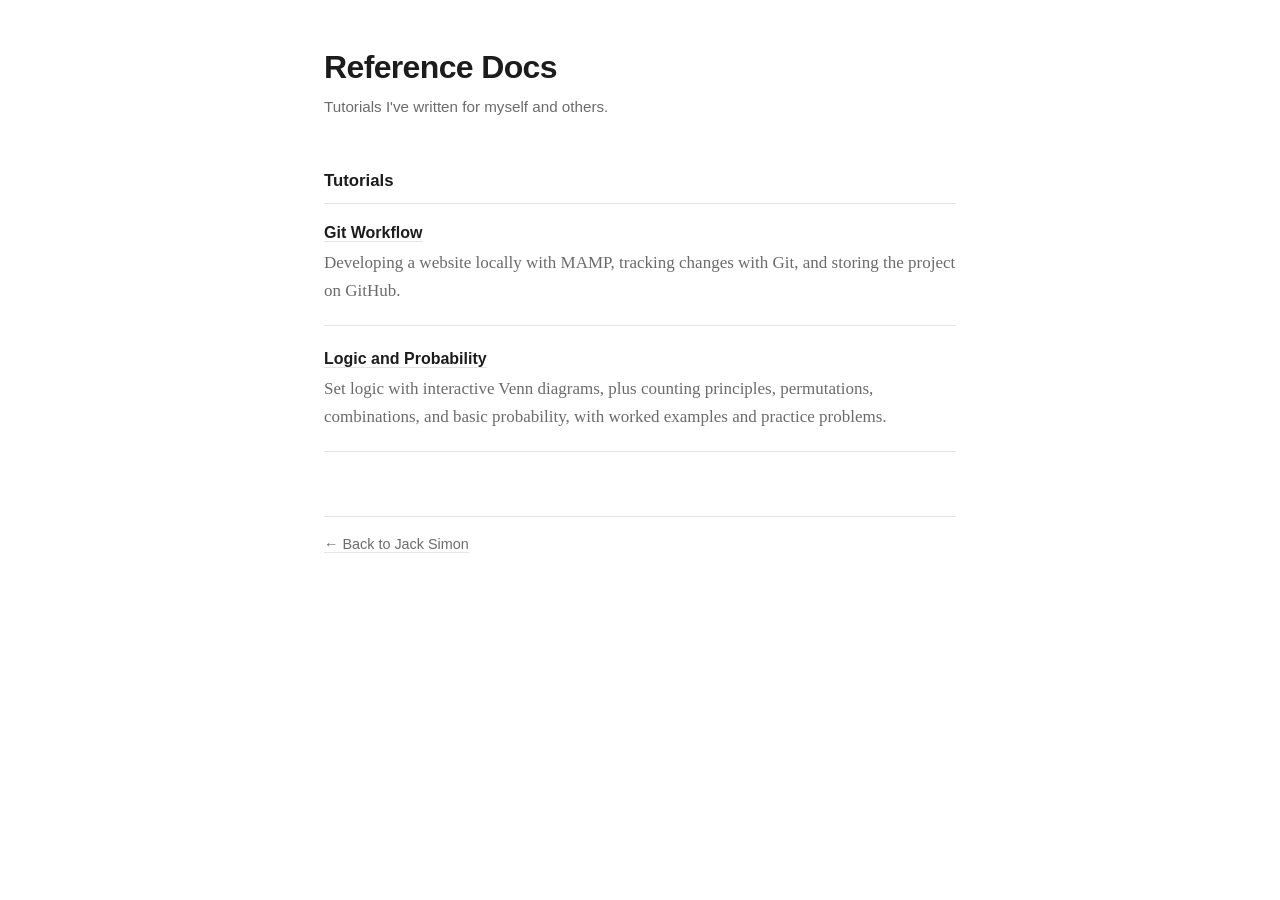
<file: ref.html>
<!DOCTYPE html>
<html lang="en">
<head>
<meta charset="UTF-8">
<meta name="viewport" content="width=device-width, initial-scale=1">
<title>Reference Docs &middot; Jack Simon</title>
<link rel="stylesheet" href="style.css">
</head>
<body>

<header>
<h1>Reference Docs</h1>
<p class="tag">Tutorials I've written for myself and others.</p>
</header>

<main>
<section>
<h2>Tutorials</h2>

<a class="doc" href="git-workflow.html">
<h3>Git Workflow</h3>
<p>Developing a website locally with MAMP, tracking changes with Git, and storing the project on GitHub.</p>
</a>

<a class="doc" href="prob.html">
<h3>Logic and Probability</h3>
<p>Set logic with interactive Venn diagrams, plus counting principles, permutations, combinations, and basic probability, with worked examples and practice problems.</p>
</a>

<!-- Add more tutorials by copying the block above -->
</section>
</main>

<footer><a href="index.html">&larr; Back to Jack Simon</a></footer>

</body>
</html>
</file>
<file: style.css>
:root {
  --bg: #ffffff;
  --ink: #1c1c1c;
  --muted: #6b6b6b;
  --line: #e4e4e4;
  --accent: #1f7a5c;
  --code: #f5f5f4;
}
@media (prefers-color-scheme: dark) {
  :root {
    --bg: #161616;
    --ink: #eaeaea;
    --muted: #9a9a9a;
    --line: #2c2c2c;
    --accent: #4fc39a;
    --code: #202020;
  }
}

* { box-sizing: border-box; }

html { scroll-behavior: smooth; }
@media (prefers-reduced-motion: reduce) { html { scroll-behavior: auto; } }

body {
  margin: 0 auto;
  max-width: 42rem;
  padding: 3rem 1.25rem 4rem;
  background: var(--bg);
  color: var(--ink);
  font-family: Georgia, "Times New Roman", serif;
  font-size: 1.0625rem;
  line-height: 1.65;
}

a { color: inherit; text-underline-offset: 3px; text-decoration-color: var(--line); }
a:hover { text-decoration-color: currentColor; }
a:focus-visible { outline: 2px solid var(--accent); outline-offset: 3px; }

h1, h2, h3, nav, .tag, .legend, .meta, .pill, footer, th {
  font-family: -apple-system, BlinkMacSystemFont, "Segoe UI", Helvetica, Arial, sans-serif;
}

h1 { font-size: 2rem; font-weight: 600; letter-spacing: -0.02em; line-height: 1.2; margin: 0 0 .5rem; }
h2 { font-size: 1.05rem; font-weight: 600; margin: 3rem 0 1rem; padding-bottom: .5rem; border-bottom: 1px solid var(--line); }
h3 { font-size: 1rem; font-weight: 600; margin: 0 0 .15rem; }

p { margin: 0 0 1rem; }

.tag { color: var(--muted); font-size: .95rem; margin: 0; }
.legend { color: var(--muted); font-size: .8rem; margin: .75rem 0 0; }

.dot {
  display: inline-block;
  width: .5rem; height: .5rem;
  margin-right: .4rem;
  border-radius: 50%;
  background: var(--accent);
  vertical-align: middle;
}

.item { margin-bottom: 1.75rem; }
.item p, .item ul { margin-bottom: 0; }
.item ul { padding-left: 1.2rem; }
.item li { margin-bottom: .25rem; }

.meta { color: var(--muted); font-size: .85rem; margin-bottom: .4rem; }

.pill {
  display: inline-block;
  margin-left: .4rem;
  padding: 0 .5rem;
  border: 1px solid var(--line);
  border-radius: 999px;
  color: var(--muted);
  font-size: .72rem;
  font-weight: 500;
  vertical-align: middle;
}

/* Navigation */
nav.side {
  display: flex;
  flex-wrap: wrap;
  gap: 1.25rem;
  margin-bottom: 3rem;
  font-size: .9rem;
}
nav.side a { color: var(--muted); text-decoration: none; }
nav.side a:hover { color: var(--ink); }

@media (min-width: 62rem) {
  nav.side {
    position: fixed;
    top: 3rem;
    left: 2.5rem;
    flex-direction: column;
    gap: .5rem;
    margin: 0;
  }
}

footer { margin-top: 4rem; padding-top: 1rem; border-top: 1px solid var(--line); font-size: .9rem; color: var(--muted); }

/* Reference docs */
a.doc {
  display: block;
  margin-bottom: 1.25rem;
  padding: 0 0 1.25rem;
  border-bottom: 1px solid var(--line);
  text-decoration: none;
}
a.doc h3 { text-decoration: underline; text-decoration-color: var(--line); text-underline-offset: 3px; }
a.doc:hover h3 { text-decoration-color: currentColor; }
a.doc p { margin: 0; color: var(--muted); }

/* Tutorial pages (git-workflow.html) */
hr { border: 0; border-top: 1px solid var(--line); margin: 2rem 0; }
body > h1 + p { color: var(--muted); }
body > h2 { border: 0; margin-top: 0; padding: 0; }

code, pre { font-family: ui-monospace, SFMono-Regular, Menlo, Consolas, monospace; font-size: .875rem; }
code { padding: .1rem .3rem; background: var(--code); border-radius: 3px; }
pre {
  margin: 0 0 1rem;
  padding: .85rem 1rem;
  background: var(--code);
  border-radius: 4px;
  overflow-x: auto;
  line-height: 1.5;
}

table { width: 100%; border-collapse: collapse; font-size: .95rem; }
table, th, td { border: 0; }
th, td { padding: .6rem .5rem; text-align: left; border-bottom: 1px solid var(--line); }
th { font-weight: 600; font-size: .85rem; color: var(--muted); }
td code { background: none; padding: 0; }
</file>
